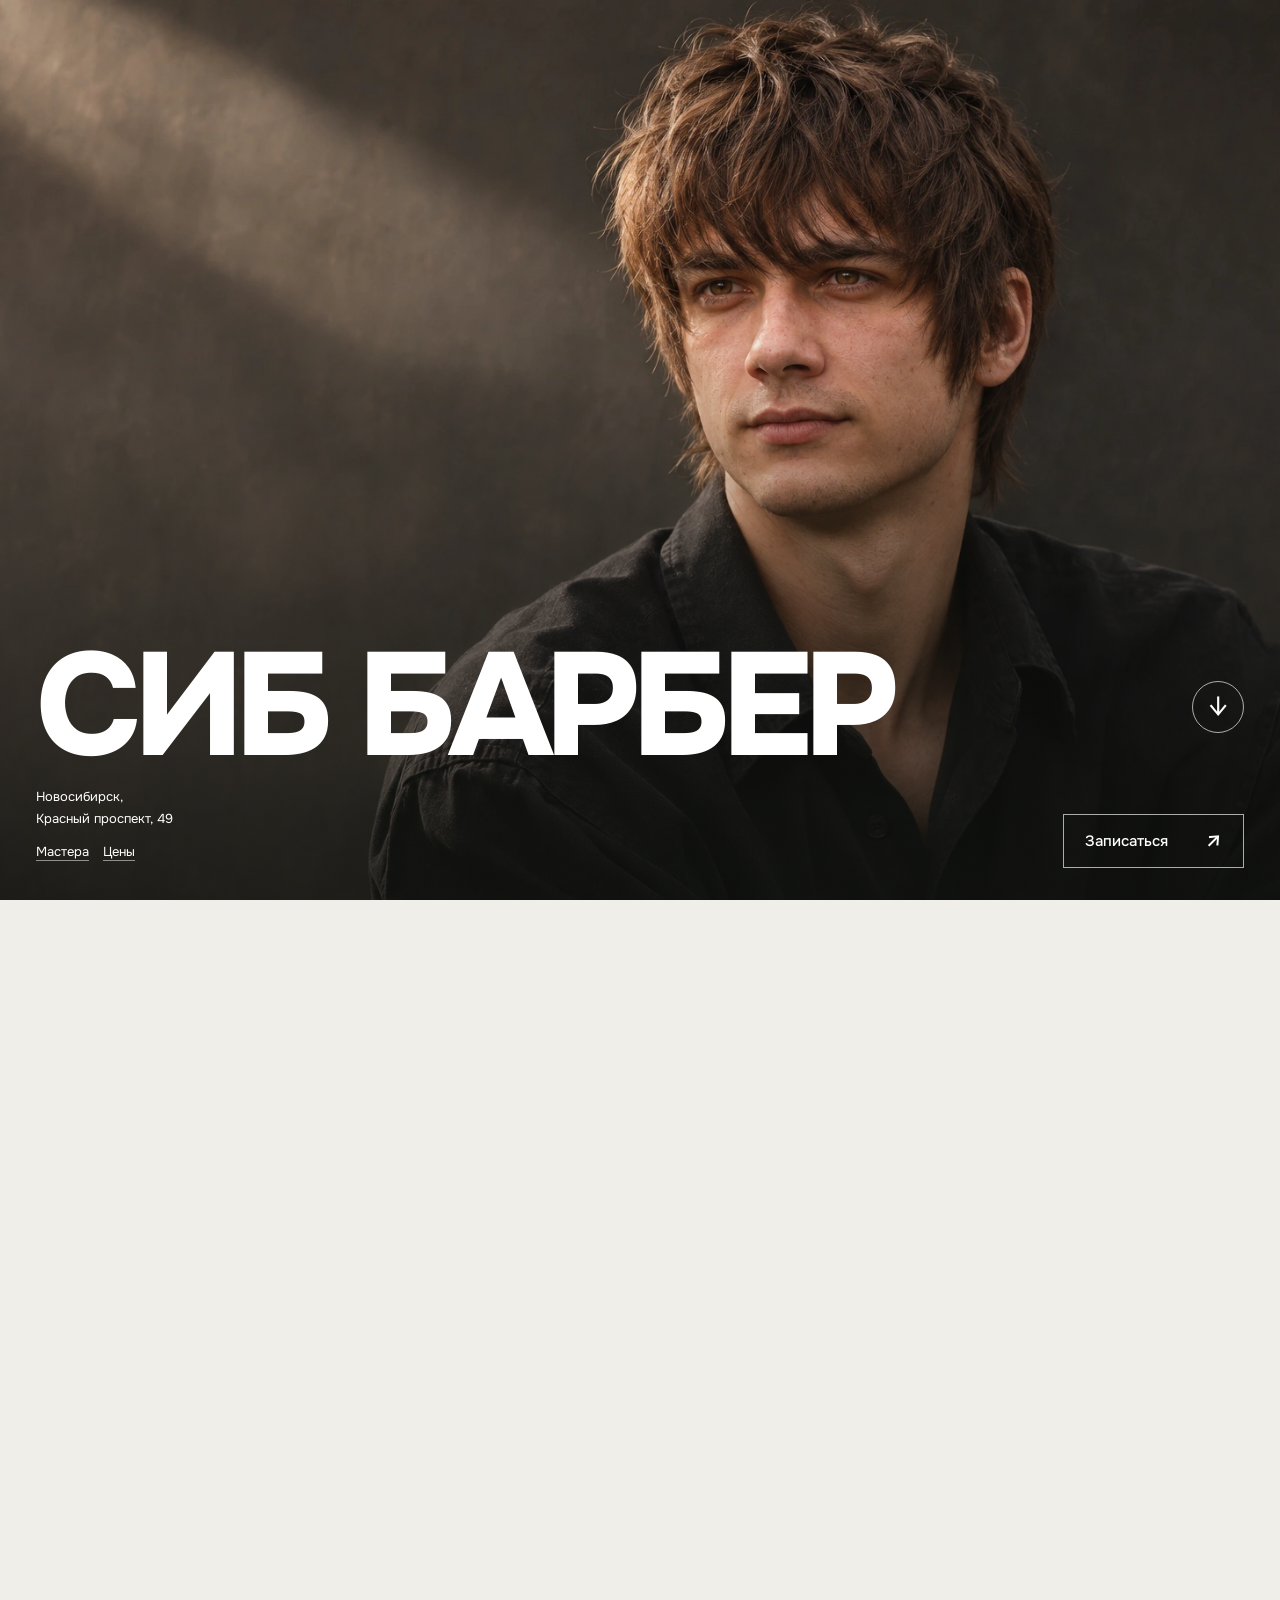
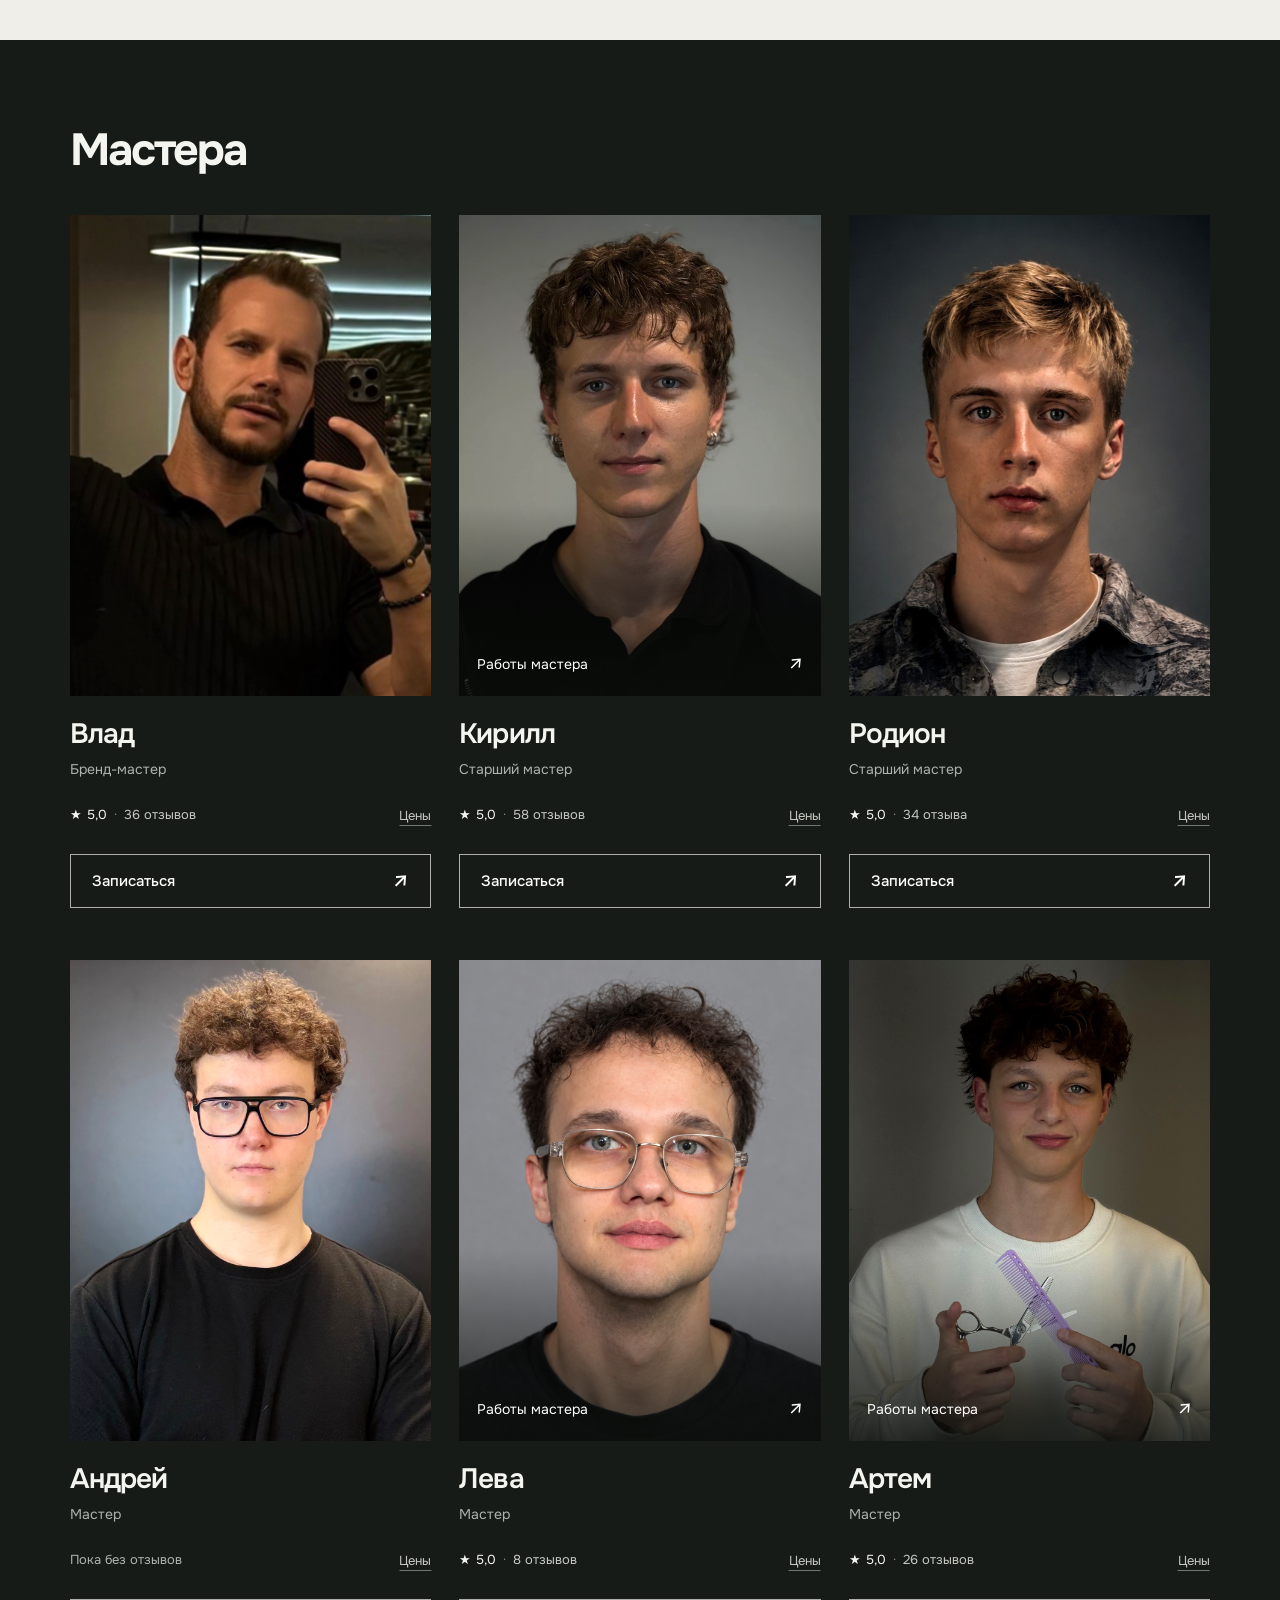
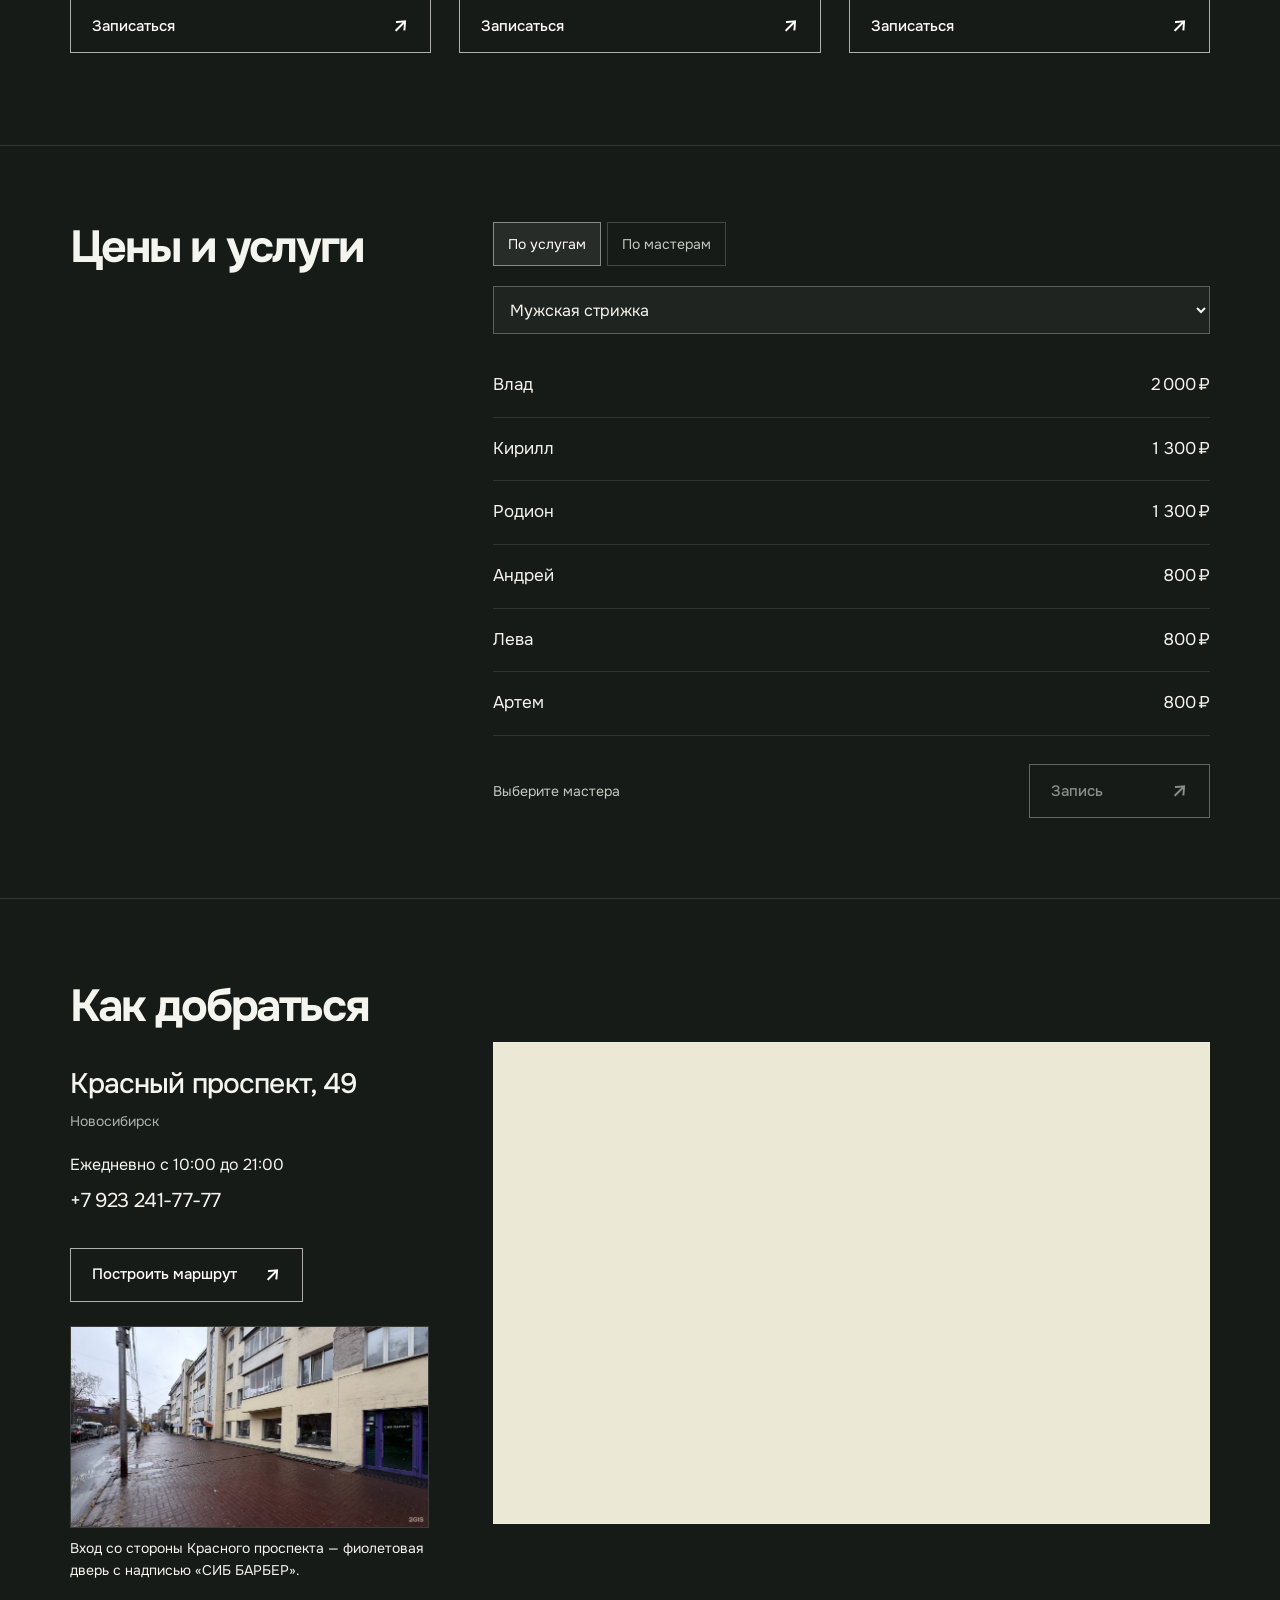
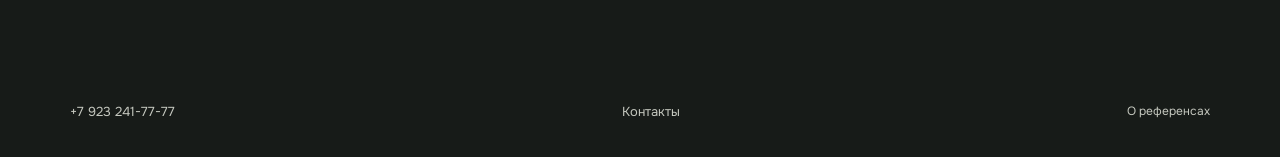
<file: index.html>
<!doctype html>
<html lang="ru">
<head><meta name="robots" content="noindex, nofollow, noarchive">
  <meta charset="utf-8">
  <meta name="viewport" content="width=device-width,initial-scale=1">
  <meta name="theme-color" content="#292925">
  <meta name="description" content="СИБ БАРБЕР. Интерактивный лукбук стрижек, мастера и онлайн-запись. Новосибирск, Красный проспект, 49.">
  <title>СИБ БАРБЕР — Красный проспект, 49</title>
  <link rel="icon" href="./assets/favicon.svg" type="image/svg+xml">
  <link rel="stylesheet" href="./assets/onest.css">
  <link rel="stylesheet" href="./style.css?v=hero2">
  <link rel="stylesheet" href="./lookbook.css?v=7">
  <link rel="stylesheet" href="./barbers.css?v=4">
  <link rel="stylesheet" href="./prices.css?v=5">
  <link rel="preload" as="image" href="./assets/editorial/mod.webp">
  <script src="./app.js" defer></script>
  <script src="./lookbook.js?v=5" defer></script>
  <script src="./barbers.js?v=2" defer></script>
  <script src="./prices.js?v=3" defer></script>
</head>
<body>
  <div class="page-shell">
    <main>
      <section class="lookbook" id="top" data-engaged="false" aria-label="СИБ БАРБЕР — лукбук стрижек">
        <span id="haircuts" class="lb-anchor" aria-hidden="true"></span><span id="transformation" class="lb-anchor" aria-hidden="true"></span>
        <div class="lookbook-sticky">
          <div class="lb-photo">
            <img class="lb-still" src="./assets/editorial/mod.webp" alt="" aria-hidden="true" width="1536" height="1024" fetchpriority="high">
            <canvas id="lookbook-canvas" role="img" aria-label="Модкат — персонаж лукбука" data-ready="false"></canvas>
            <div class="lb-photo-bottom"><div class="lb-details"><address>Новосибирск,<br>Красный проспект, 49</address><nav class="lb-section-links" aria-label="Разделы сайта"><a href="#barbers">Мастера</a><a href="#prices" data-price-service-view>Цены</a></nav></div><a class="lb-primary" href="https://n1814367.yclients.ru/company/1610772/personal/menu?o=" data-booking target="_blank" rel="noopener noreferrer">Записаться<span aria-hidden="true">↗</span></a></div>
            <p class="lb-status" id="lookbook-status" role="status" hidden></p>
          </div>
          <div class="lb-brand-row"><h1 class="lb-title"><a class="lb-home" href="#top">СИБ БАРБЕР</a></h1><button class="lb-next" id="next-look" type="button" aria-label="Следующая стрижка">↓</button></div>
          <div class="lb-footer" aria-hidden="true" inert>
            <div class="lb-controls"><div class="lb-cuts" role="group" aria-label="Идеи для стрижки"><button type="button" data-look="mod" aria-pressed="true">Модкат</button><button type="button" data-look="curtains" aria-pressed="false">Шторки</button><button type="button" data-look="classic" aria-pressed="false">Классика</button><button type="button" data-look="crop" aria-pressed="false">Кроп</button><button type="button" data-look="buzz" aria-pressed="false">Баззкат</button></div><div class="lb-tools"><button id="view-look" type="button" disabled>Ракурсы</button><button id="save-look" type="button" disabled>Сохранить образ</button></div></div>
            <div class="lb-bottom-line"><p>Можно со своим референсом.</p><div class="lb-progress" id="lookbook-progress" role="progressbar" aria-label="Преображение" aria-valuemin="0" aria-valuemax="100" aria-valuenow="0"><span></span></div></div>
          </div>
        </div>
      </section>
      <section class="barbers" id="barbers" aria-labelledby="barbers-title">
        <div class="section-heading">
          <h2 id="barbers-title">Мастера</h2>
          <div class="barber-nav" role="group" aria-label="Листать карточки мастеров" hidden>
            <button type="button" data-barber-prev aria-label="Предыдущий мастер" aria-controls="barber-grid" disabled>←</button>
            <button type="button" data-barber-next aria-label="Следующий мастер" aria-controls="barber-grid">→</button>
          </div>
        </div>
        <div class="barber-grid" id="barber-grid" role="region" aria-label="Галерея мастеров" tabindex="0"><article class="barber-card"><div class="barber-portrait"><img class="barber-photo" src="./assets/staff/4796457.jpg" alt="Влад" width="800" height="800" loading="lazy"></div><div class="barber-info"><div class="barber-heading"><h3>Влад</h3></div><p class="barber-role">Бренд-мастер</p><div class="barber-details"><a class="barber-rating" href="https://n1814367.yclients.com/company/1610772/personal/select-master/master-info/1610772/4796457?o=" target="_blank" rel="noopener noreferrer" aria-label="Отзывы о мастере Влад: 5 звёзд, 36 отзывов"><span class="rating-score">★ 5,0</span><span class="rating-separator" aria-hidden="true">·</span><span>36 отзывов</span></a><a class="barber-prices" href="#prices" data-price-barber="4796457" aria-label="Цены: Влад">Цены</a></div><a class="barber-booking" href="https://n1814367.yclients.ru/company/1610772/personal/select-services?o=m4796457" data-booking data-booking-name="Влад" target="_blank" rel="noopener noreferrer" aria-label="Записаться к мастеру Влад"><span>Записаться</span><span aria-hidden="true">↗</span></a></div></article><article class="barber-card"><div class="barber-portrait has-works"><img class="barber-photo" src="./assets/staff/5609463.png" alt="Кирилл" width="800" height="800" loading="lazy"><a class="barber-works" href="https://www.tiktok.com/@kirillkuznetsov162" target="_blank" rel="noopener noreferrer" aria-label="Работы Кирилла в TikTok"><span>Работы мастера</span><span aria-hidden="true">↗</span></a></div><div class="barber-info"><div class="barber-heading"><h3>Кирилл</h3></div><p class="barber-role">Старший мастер</p><div class="barber-details"><a class="barber-rating" href="https://n1814367.yclients.com/company/1610772/personal/select-master/master-info/1610772/5609463?o=" target="_blank" rel="noopener noreferrer" aria-label="Отзывы о мастере Кирилл: 5 звёзд, 58 отзывов"><span class="rating-score">★ 5,0</span><span class="rating-separator" aria-hidden="true">·</span><span>58 отзывов</span></a><a class="barber-prices" href="#prices" data-price-barber="5609463" aria-label="Цены: Кирилл">Цены</a></div><a class="barber-booking" href="https://n1814367.yclients.ru/company/1610772/personal/select-services?o=m5609463" data-booking data-booking-name="Кирилл" target="_blank" rel="noopener noreferrer" aria-label="Записаться к мастеру Кирилл"><span>Записаться</span><span aria-hidden="true">↗</span></a></div></article><article class="barber-card"><div class="barber-portrait"><img class="barber-photo" src="./assets/staff/5188923.png" alt="Родион" width="800" height="800" loading="lazy"></div><div class="barber-info"><div class="barber-heading"><h3>Родион</h3></div><p class="barber-role">Старший мастер</p><div class="barber-details"><a class="barber-rating" href="https://n1814367.yclients.com/company/1610772/personal/select-master/master-info/1610772/5188923?o=" target="_blank" rel="noopener noreferrer" aria-label="Отзывы о мастере Родион: 5 звёзд, 34 отзыва"><span class="rating-score">★ 5,0</span><span class="rating-separator" aria-hidden="true">·</span><span>34 отзыва</span></a><a class="barber-prices" href="#prices" data-price-barber="5188923" aria-label="Цены: Родион">Цены</a></div><a class="barber-booking" href="https://n1814367.yclients.ru/company/1610772/personal/select-services?o=m5188923" data-booking data-booking-name="Родион" target="_blank" rel="noopener noreferrer" aria-label="Записаться к мастеру Родион"><span>Записаться</span><span aria-hidden="true">↗</span></a></div></article><article class="barber-card"><div class="barber-portrait"><img class="barber-photo" src="./assets/staff/6341325.png" alt="Андрей" width="800" height="800" loading="lazy"></div><div class="barber-info"><div class="barber-heading"><h3>Андрей</h3></div><p class="barber-role">Мастер</p><div class="barber-details"><span class="no-reviews">Пока без отзывов</span><a class="barber-prices" href="#prices" data-price-barber="6341325" aria-label="Цены: Андрей">Цены</a></div><a class="barber-booking" href="https://n1814367.yclients.ru/company/1610772/personal/select-services?o=m6341325" data-booking data-booking-name="Андрей" target="_blank" rel="noopener noreferrer" aria-label="Записаться к мастеру Андрей"><span>Записаться</span><span aria-hidden="true">↗</span></a></div></article><article class="barber-card"><div class="barber-portrait has-works"><img class="barber-photo" src="./assets/staff/6147563.png" alt="Лева" width="800" height="800" loading="lazy"><a class="barber-works" href="https://www.tiktok.com/@hairwow54" target="_blank" rel="noopener noreferrer" aria-label="Работы Лёвы в TikTok"><span>Работы мастера</span><span aria-hidden="true">↗</span></a></div><div class="barber-info"><div class="barber-heading"><h3>Лева</h3></div><p class="barber-role">Мастер</p><div class="barber-details"><a class="barber-rating" href="https://n1814367.yclients.com/company/1610772/personal/select-master/master-info/1610772/6147563?o=" target="_blank" rel="noopener noreferrer" aria-label="Отзывы о мастере Лева: 5 звёзд, 8 отзывов"><span class="rating-score">★ 5,0</span><span class="rating-separator" aria-hidden="true">·</span><span>8 отзывов</span></a><a class="barber-prices" href="#prices" data-price-barber="6147563" aria-label="Цены: Лева">Цены</a></div><a class="barber-booking" href="https://n1814367.yclients.ru/company/1610772/personal/select-services?o=m6147563" data-booking data-booking-name="Лева" target="_blank" rel="noopener noreferrer" aria-label="Записаться к мастеру Лева"><span>Записаться</span><span aria-hidden="true">↗</span></a></div></article><article class="barber-card"><div class="barber-portrait has-works"><img class="barber-photo" src="./assets/staff/5925993.png" alt="Артем" width="800" height="800" loading="lazy"><a class="barber-works" href="https://www.tiktok.com/@kupikov" target="_blank" rel="noopener noreferrer" aria-label="Работы Артема в TikTok"><span>Работы мастера</span><span aria-hidden="true">↗</span></a></div><div class="barber-info"><div class="barber-heading"><h3>Артем</h3></div><p class="barber-role">Мастер</p><div class="barber-details"><a class="barber-rating" href="https://n1814367.yclients.com/company/1610772/personal/select-master/master-info/1610772/5925993?o=" target="_blank" rel="noopener noreferrer" aria-label="Отзывы о мастере Артем: 5 звёзд, 26 отзывов"><span class="rating-score">★ 5,0</span><span class="rating-separator" aria-hidden="true">·</span><span>26 отзывов</span></a><a class="barber-prices" href="#prices" data-price-barber="5925993" aria-label="Цены: Артем">Цены</a></div><a class="barber-booking" href="https://n1814367.yclients.ru/company/1610772/personal/select-services?o=m5925993" data-booking data-booking-name="Артем" target="_blank" rel="noopener noreferrer" aria-label="Записаться к мастеру Артем"><span>Записаться</span><span aria-hidden="true">↗</span></a></div></article></div>
      </section>
      <section class="prices" id="prices" aria-labelledby="prices-title" data-staff="4796457"><h2 id="prices-title">Цены и услуги</h2><div class="prices-body">
          <div class="price-modes" role="group" aria-label="Как смотреть цены" hidden>
            <button type="button" data-price-mode="service" aria-controls="price-by-service" aria-pressed="false">По услугам</button>
            <button type="button" data-price-mode="master" aria-controls="price-by-master" aria-pressed="true">По мастерам</button>
          </div>
          <div id="price-by-service" hidden>
            <select class="price-service-select" id="price-compare-service" aria-label="Услуга для сравнения цен"></select>
            <dl class="price-list" id="price-compare-list"></dl>
            <div class="price-footer price-compare-footer">
              <p id="price-compare-status" class="price-compare-status" aria-live="polite">Выберите мастера</p>
              <a class="price-booking" id="price-compare-booking" role="link" aria-disabled="true" target="_blank" rel="noopener noreferrer">Запись<span aria-hidden="true">↗</span></a>
            </div>
          </div>
          <div id="price-by-master"><div class="price-tabs" role="tablist" aria-label="Мастера"><button class="price-tab" type="button" role="tab" id="price-tab-4796457" aria-controls="price-panel-4796457" aria-selected="true" tabindex="0" data-staff="4796457">Влад</button><button class="price-tab" type="button" role="tab" id="price-tab-5609463" aria-controls="price-panel-5609463" aria-selected="false" tabindex="-1" data-staff="5609463">Кирилл</button><button class="price-tab" type="button" role="tab" id="price-tab-5188923" aria-controls="price-panel-5188923" aria-selected="false" tabindex="-1" data-staff="5188923">Родион</button><button class="price-tab" type="button" role="tab" id="price-tab-6341325" aria-controls="price-panel-6341325" aria-selected="false" tabindex="-1" data-staff="6341325">Андрей</button><button class="price-tab" type="button" role="tab" id="price-tab-6147563" aria-controls="price-panel-6147563" aria-selected="false" tabindex="-1" data-staff="6147563">Лева</button><button class="price-tab" type="button" role="tab" id="price-tab-5925993" aria-controls="price-panel-5925993" aria-selected="false" tabindex="-1" data-staff="5925993">Артем</button></div><div class="price-panel" role="tabpanel" id="price-panel-4796457" aria-labelledby="price-tab-4796457" data-staff="4796457"><dl class="price-list"><div class="price-row"><dt><button class="price-service" type="button" data-service-id="29910315" aria-pressed="false" aria-label="Мужская стрижка, 2 000 ₽"><span>Мужская стрижка</span></button></dt><dd>2 000 ₽</dd></div><div class="price-row"><dt><button class="price-service" type="button" data-service-id="29910327" aria-pressed="false" aria-label="Стрижка машинкой, 1 500 ₽"><span>Стрижка машинкой</span></button></dt><dd>1 500 ₽</dd></div><div class="price-row"><dt><button class="price-service" type="button" data-service-id="29910348" aria-pressed="false" aria-label="Стрижка бороды, 1 500 ₽"><span>Стрижка бороды</span></button></dt><dd>1 500 ₽</dd></div><div class="price-row"><dt><button class="price-service" type="button" data-service-id="29910438" aria-pressed="false" aria-label="Тонирование головы 70%, 1 500 ₽"><span>Тонирование головы 70%</span></button></dt><dd>1 500 ₽</dd></div><div class="price-row"><dt><button class="price-service" type="button" data-service-id="29910465" aria-pressed="false" aria-label="Тонирование бороды 70%, 1 000 ₽"><span>Тонирование бороды 70%</span></button></dt><dd>1 000 ₽</dd></div><div class="price-row"><dt><button class="price-service" type="button" data-service-id="29910504" aria-pressed="false" aria-label="Тонирование головы 100%, 2 500 ₽"><span>Тонирование головы 100%</span></button></dt><dd>2 500 ₽</dd></div><div class="price-row"><dt><button class="price-service" type="button" data-service-id="29910525" aria-pressed="false" aria-label="Тонирование бороды 100%, 1 500 ₽"><span>Тонирование бороды 100%</span></button></dt><dd>1 500 ₽</dd></div><div class="price-row"><dt><button class="price-service" type="button" data-service-id="29910534" aria-pressed="false" aria-label="Отец+Сын, 4 500 ₽"><span>Отец+Сын</span></button></dt><dd>4 500 ₽</dd></div><div class="price-row"><dt><button class="price-service" type="button" data-service-id="29910621" aria-pressed="false" aria-label="Укладка, 800 ₽"><span>Укладка</span></button></dt><dd>800 ₽</dd></div><div class="price-row"><dt><button class="price-service" type="button" data-service-id="29910600" aria-pressed="false" aria-label="Коррекция воском, 500 ₽"><span>Коррекция воском</span></button></dt><dd>500 ₽</dd></div></dl><div class="price-footer"><a class="price-booking" href="https://n1814367.yclients.ru/company/1610772/personal/select-services?o=m4796457" data-booking data-booking-name="Влад" target="_blank" rel="noopener noreferrer" aria-label="Запись: Влад">Запись<span aria-hidden="true">↗</span></a></div></div><div class="price-panel" role="tabpanel" id="price-panel-5609463" aria-labelledby="price-tab-5609463" data-staff="5609463" hidden><dl class="price-list"><div class="price-row"><dt><button class="price-service" type="button" data-service-id="29910090" aria-pressed="false" aria-label="Мужская стрижка, 1 300 ₽"><span>Мужская стрижка</span></button></dt><dd>1 300 ₽</dd></div><div class="price-row"><dt><button class="price-service" type="button" data-service-id="29910117" aria-pressed="false" aria-label="Стрижка бороды, 600 ₽"><span>Стрижка бороды</span></button></dt><dd>600 ₽</dd></div><div class="price-row"><dt><button class="price-service" type="button" data-service-id="29910255" aria-pressed="false" aria-label="Коррекция воском, 300 – 500 ₽"><span>Коррекция воском</span></button></dt><dd>300 – 500 ₽</dd></div></dl><div class="price-footer"><a class="price-booking" href="https://n1814367.yclients.ru/company/1610772/personal/select-services?o=m5609463" data-booking data-booking-name="Кирилл" target="_blank" rel="noopener noreferrer" aria-label="Запись: Кирилл">Запись<span aria-hidden="true">↗</span></a></div></div><div class="price-panel" role="tabpanel" id="price-panel-5188923" aria-labelledby="price-tab-5188923" data-staff="5188923" hidden><dl class="price-list"><div class="price-row"><dt><button class="price-service" type="button" data-service-id="29910090" aria-pressed="false" aria-label="Мужская стрижка, 1 300 ₽"><span>Мужская стрижка</span></button></dt><dd>1 300 ₽</dd></div><div class="price-row"><dt><button class="price-service" type="button" data-service-id="29910117" aria-pressed="false" aria-label="Стрижка бороды, 600 ₽"><span>Стрижка бороды</span></button></dt><dd>600 ₽</dd></div><div class="price-row"><dt><button class="price-service" type="button" data-service-id="29910255" aria-pressed="false" aria-label="Коррекция воском, 300 – 500 ₽"><span>Коррекция воском</span></button></dt><dd>300 – 500 ₽</dd></div></dl><div class="price-footer"><a class="price-booking" href="https://n1814367.yclients.ru/company/1610772/personal/select-services?o=m5188923" data-booking data-booking-name="Родион" target="_blank" rel="noopener noreferrer" aria-label="Запись: Родион">Запись<span aria-hidden="true">↗</span></a></div></div><div class="price-panel" role="tabpanel" id="price-panel-6341325" aria-labelledby="price-tab-6341325" data-staff="6341325" hidden><dl class="price-list"><div class="price-row"><dt><button class="price-service" type="button" data-service-id="29910090" aria-pressed="false" aria-label="Мужская стрижка, 800 ₽"><span>Мужская стрижка</span></button></dt><dd>800 ₽</dd></div></dl><div class="price-footer"><a class="price-booking" href="https://n1814367.yclients.ru/company/1610772/personal/select-services?o=m6341325" data-booking data-booking-name="Андрей" target="_blank" rel="noopener noreferrer" aria-label="Запись: Андрей">Запись<span aria-hidden="true">↗</span></a></div></div><div class="price-panel" role="tabpanel" id="price-panel-6147563" aria-labelledby="price-tab-6147563" data-staff="6147563" hidden><dl class="price-list"><div class="price-row"><dt><button class="price-service" type="button" data-service-id="29910090" aria-pressed="false" aria-label="Мужская стрижка, 800 ₽"><span>Мужская стрижка</span></button></dt><dd>800 ₽</dd></div><div class="price-row"><dt><button class="price-service" type="button" data-service-id="29910117" aria-pressed="false" aria-label="Стрижка бороды, 600 ₽"><span>Стрижка бороды</span></button></dt><dd>600 ₽</dd></div></dl><div class="price-footer"><a class="price-booking" href="https://n1814367.yclients.ru/company/1610772/personal/select-services?o=m6147563" data-booking data-booking-name="Лева" target="_blank" rel="noopener noreferrer" aria-label="Запись: Лева">Запись<span aria-hidden="true">↗</span></a></div></div><div class="price-panel" role="tabpanel" id="price-panel-5925993" aria-labelledby="price-tab-5925993" data-staff="5925993" hidden><dl class="price-list"><div class="price-row"><dt><button class="price-service" type="button" data-service-id="29910090" aria-pressed="false" aria-label="Мужская стрижка, 800 ₽"><span>Мужская стрижка</span></button></dt><dd>800 ₽</dd></div></dl><div class="price-footer"><a class="price-booking" href="https://n1814367.yclients.ru/company/1610772/personal/select-services?o=m5925993" data-booking data-booking-name="Артем" target="_blank" rel="noopener noreferrer" aria-label="Запись: Артем">Запись<span aria-hidden="true">↗</span></a></div></div></div></div></section>
      <section class="location" id="location" aria-labelledby="location-title">
        <div class="location-header">
          <h2 id="location-title">Как добраться</h2>
          <address><span class="location-street">Красный проспект, 49</span><span class="location-city">Новосибирск</span></address>
          <p class="location-hours">Ежедневно с <time datetime="10:00">10:00</time> до <time datetime="21:00">21:00</time></p>
          <a class="location-phone" href="tel:+79232417777">+7 923 241-77-77</a>
          <a class="location-route" href="https://2gis.ru/novosibirsk/directions/points/%7C82.918159%2C55.037124%3B70000001109923744" target="_blank" rel="noopener noreferrer" aria-label="Построить маршрут в 2ГИС">Построить маршрут<span aria-hidden="true">↗</span></a>
          <figure class="location-entrance">
            <img src="./assets/location/entrance.jpg" width="1440" height="810" loading="lazy" decoding="async" alt="Фиолетовая дверь СИБ БАРБЕР справа на фасаде здания">
            <figcaption>
              <p>Вход со стороны Красного проспекта — фиолетовая дверь с надписью «СИБ БАРБЕР».</p>
            </figcaption>
          </figure>
        </div>
        <div class="location-map"><iframe title="2ГИС: СИБ БАРБЕР, Новосибирск, Красный проспект, 49" src="https://platform.2gis.ru/api/map-constructor/widget?data=[base64]" width="100%" height="480" loading="lazy" allowfullscreen></iframe></div>
      </section>
    </main>
    <footer class="site-footer"><a href="tel:+79232417777">+7 923 241-77-77</a><button class="contact-trigger" type="button" data-contacts>Контакты</button><a href="./credits.html">О референсах</a></footer>
  </div>
  <dialog class="angles-dialog" id="angles-dialog" aria-labelledby="angles-title">
    <button class="angles-close" type="button" aria-label="Закрыть ракурсы">×</button>
    <h2 id="angles-title">Модкат</h2>
    <div class="angles-frame"><canvas id="angles-canvas" tabindex="0" role="img" aria-label="Ракурс стрижки"></canvas></div>
    <div class="angle-choices" role="group" aria-label="Ракурс"><button type="button" data-view="0" aria-pressed="false">Фас</button><button type="button" data-view="1" aria-pressed="true">3/4</button><button type="button" data-view="2" aria-pressed="false">Профиль</button><button type="button" data-view="3" aria-pressed="false">Затылок</button></div>
    <button class="angles-save" type="button">Сохранить образ</button>
  </dialog>
  <dialog class="card-dialog" id="look-card" aria-labelledby="card-title">
    <button class="card-close" type="button" aria-label="Закрыть карточку">×</button>
    <h2 id="card-title">Карточка образа</h2>
    <img class="card-image" id="card-image" alt="" width="1440" height="2160">
    <a class="lb-primary" id="download-card" download>Скачать JPG</a>
  </dialog>
  <dialog class="contact-dialog" aria-labelledby="contact-title">
    <button class="close-dialog" type="button" aria-label="Закрыть контакты">×</button>
    <h2 id="contact-title">Контакты</h2>
    <p class="dialog-address">Новосибирск, Красный проспект, 49<br>Улица Фрунзе, 7</p>
    <a class="dialog-phone" href="tel:+79232417777">+7 923 241-77-77</a>
    <a class="booking-button" href="https://n1814367.yclients.ru/company/1610772/personal/menu?o=" data-booking target="_blank" rel="noopener noreferrer">Записаться</a>
  </dialog>
</body>
</html>
</file>
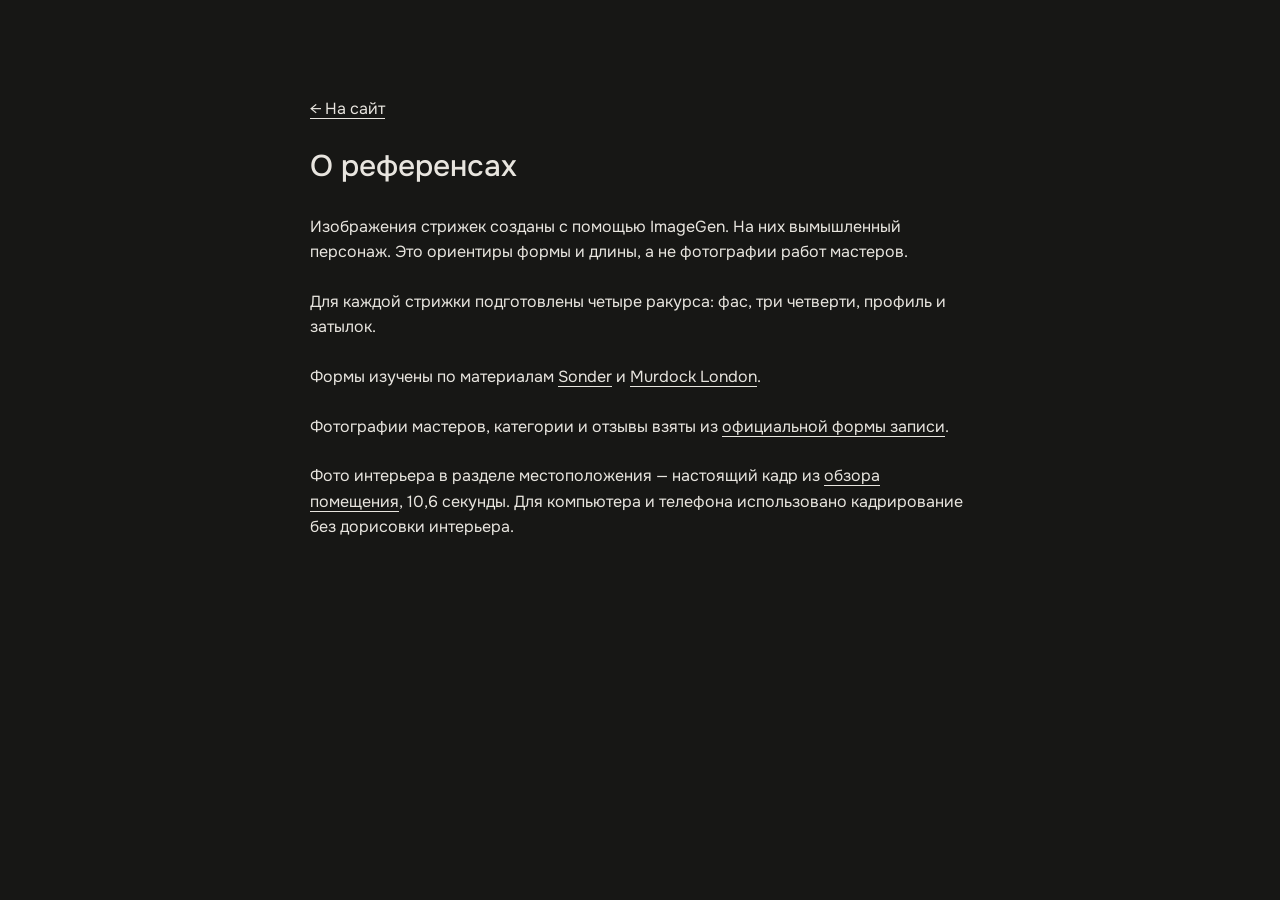
<file: credits.html>
<!doctype html>
<html lang="ru"><head><meta name="robots" content="noindex, nofollow, noarchive"><meta charset="utf-8"><meta name="viewport" content="width=device-width, initial-scale=1"><title>О референсах — СИБ БАРБЕР</title><link rel="stylesheet" href="./assets/onest.css"><style>body{margin:0;background:#171715;color:#e8e5df;font:16px/1.6 Onest,sans-serif}main{max-width:660px;margin:8vh auto;padding:24px}h1{font-size:30px;font-weight:500}a{color:inherit;text-underline-offset:4px}p{margin:24px 0}</style></head><body><main><a href="./">← На сайт</a><h1>О референсах</h1><p>Изображения стрижек созданы с помощью ImageGen. На них вымышленный персонаж. Это ориентиры формы и длины, а не фотографии работ мастеров.</p><p>Для каждой стрижки подготовлены четыре ракурса: фас, три четверти, профиль и затылок.</p><p>Формы изучены по материалам <a href="https://sondermens.com.au/cuts">Sonder</a> и <a href="https://www.murdocklondon.com/blogs/murdock-man/mod-cut">Murdock London</a>.</p><p>Фотографии мастеров, категории и отзывы взяты из <a href="https://n1814367.yclients.com/company/1610772/personal/menu?o=">официальной формы записи</a>.</p><p>Фото интерьера в разделе местоположения — настоящий кадр из <a href="https://www.tiktok.com/@kirillkuznetsov162/video/7703450816866258184">обзора помещения</a>, 10,6 секунды. Для компьютера и телефона использовано кадрирование без дорисовки интерьера.</p></main></body></html>
</file>
<file: assets/onest.css>
@font-face {
  font-family: 'Onest';
  font-style: normal;
  font-weight: 400;
  font-display: swap;
  src: url(./onest-0.ttf) format('truetype');
}
@font-face {
  font-family: 'Onest';
  font-style: normal;
  font-weight: 500;
  font-display: swap;
  src: url(./onest-1.ttf) format('truetype');
}
@font-face {
  font-family: 'Onest';
  font-style: normal;
  font-weight: 600;
  font-display: swap;
  src: url(./onest-2.ttf) format('truetype');
}
@font-face {
  font-family: 'Onest';
  font-style: normal;
  font-weight: 700;
  font-display: swap;
  src: url(./onest-3.ttf) format('truetype');
}
@font-face {
  font-family: 'Onest';
  font-style: normal;
  font-weight: 800;
  font-display: swap;
  src: url(./onest-4.ttf) format('truetype');
}
</file>
<file: style.css>
:root{--background:#242523;--paper:#eeeee8;--muted:#c0c1b9;--line:#eeeee82b;font-family:'Onest',Arial,sans-serif;color-scheme:dark}
*{box-sizing:border-box}html{scroll-behavior:smooth}body{margin:0;background:var(--background);color:var(--paper);-webkit-font-smoothing:antialiased}a{color:inherit;text-decoration:none}button{font:inherit;color:inherit;cursor:pointer;-webkit-tap-highlight-color:transparent;background:none;border:0}button,a{touch-action:manipulation}a:focus-visible,button:focus-visible,canvas:focus-visible{outline:2px solid currentColor;outline-offset:5px}a:hover,button:hover{opacity:.82}[hidden]{display:none!important}.page-shell{max-width:1920px;margin:0 auto}.site-header{height:100px;display:flex;align-items:center;justify-content:space-between;padding:0 5.5vw;background:var(--background);position:relative;z-index:2}.brand{width:236px;height:40px;position:relative;overflow:hidden;mix-blend-mode:screen}.brand img{position:absolute;width:100%;height:auto;top:50%;transform:translateY(-50%);filter:invert(1)}.site-header nav{display:flex;align-items:center;gap:32px;font-size:14px}.contact-trigger{min-height:44px;padding:0;font-size:inherit}
.catalog{min-height:calc(100svh - 100px);padding:26px 5.5vw 0;display:flex;flex-direction:column}.catalog-heading{display:flex;align-items:center;justify-content:space-between;gap:20px;margin-bottom:30px}.catalog-heading h1{font-size:32px;line-height:1.2;letter-spacing:-.03em;font-weight:400;margin:0}.rail-arrows{display:flex;gap:8px}.rail-arrows button{width:40px;height:40px;font-size:24px;border:1px solid var(--line)}.rail-arrows button:disabled{opacity:.24;cursor:default}.cut-choices{display:grid;grid-template-columns:repeat(5,minmax(0,1fr));gap:20px;margin:auto 0;scroll-behavior:smooth}.cut-card{padding:0;display:block;text-align:left;min-width:0}.cut-photo{display:block;width:100%;aspect-ratio:2/3;background-size:200% 200%;background-position:left top;background-repeat:no-repeat;background-color:#222420;transition:filter .25s}.cut-label{display:flex;align-items:center;justify-content:space-between;gap:10px;font-size:16px;line-height:1.4;padding:16px 0 12px;border-bottom:1px solid transparent}.cut-check{opacity:0;font-size:15px}.cut-card[aria-pressed="true"] .cut-label{border-color:var(--paper)}.cut-card[aria-pressed="true"] .cut-check{opacity:1}.cut-card:hover{opacity:1}.cut-card:hover .cut-photo{filter:brightness(1.08)}.scroll-cue{display:flex;align-items:center;justify-content:center;width:48px;height:48px;align-self:center;font-size:28px;margin:20px 0 12px}.catalog-bottom{min-height:88px;display:flex;justify-content:space-between;align-items:center;gap:24px;border-top:1px solid var(--line)}address{font-style:normal;font-size:14px;line-height:1.65;color:var(--muted)}.booking-button{display:inline-flex;align-items:center;justify-content:center;min-height:53px;min-width:205px;border:1px solid #eeeee875;padding:14px 28px;font-size:15px;line-height:1.5;transition:background .2s,color .2s}.booking-button:hover{background:var(--paper);color:var(--background);opacity:1}.booking-button:disabled{opacity:.5;cursor:wait}
.transform-section{height:260svh;position:relative;isolation:isolate}.transform-sticky{position:sticky;top:0;height:100svh;overflow:hidden;background:var(--background)}.transform-heading{position:absolute;top:30px;left:5.5vw;right:5.5vw;z-index:1;display:flex;align-items:center;justify-content:space-between;gap:20px}.transform-heading h2{font-size:26px;font-weight:400;letter-spacing:-.025em;margin:0}.transform-heading>a{font-size:13px;color:var(--muted)}.transform-stage{position:absolute;inset:65px 0 96px}#transformation-canvas{display:block;width:100%;height:100%}.scene-loading{position:absolute;left:50%;top:50%;translate:-50% -50%;font-size:14px;color:var(--muted);white-space:nowrap}.transform-footer{position:absolute;left:5.5vw;right:5.5vw;bottom:20px;display:flex;align-items:center;justify-content:space-between;gap:28px}.progress-track{height:2px;background:var(--line);width:220px;max-width:40%;overflow:hidden}.progress-track>span{display:block;background:var(--paper);width:100%;height:100%;transform:scaleX(0);transform-origin:left center}
.cut-dialog,.contact-dialog{border:1px solid #5a5c54;background:var(--background);color:var(--paper);max-height:calc(100svh - 24px);padding:26px}.cut-dialog::backdrop,.contact-dialog::backdrop{background:#10120fe8;backdrop-filter:blur(8px)}.cut-dialog{width:min(510px,calc(100% - 24px));overflow:auto;text-align:center}.cut-dialog h2{font-size:26px;font-weight:400;margin:0 40px 10px;letter-spacing:-.025em}.cut-close,.close-dialog{position:absolute;top:8px;right:8px;width:44px;height:44px;font-size:30px;line-height:1}.preview-frame{height:49svh;min-height:250px;max-height:550px;width:100%;position:relative;display:flex;justify-content:center;align-items:center}.preview-frame canvas{display:block;width:100%;height:100%;cursor:grab;touch-action:pan-y}.preview-frame canvas:active{cursor:grabbing}.preview-loading{position:absolute;left:50%;top:50%;translate:-50% -50%;font-size:14px;color:var(--muted)}.angle-controls{display:flex;align-items:center;justify-content:center;gap:5px;margin:3px 0 12px}.angle-controls button{font-size:13px;padding:9px 13px;min-height:40px;color:var(--muted);border-bottom:1px solid transparent}.angle-controls button[aria-pressed="true"]{color:var(--paper);border-color:var(--paper)}#cut-description{font-size:14px;line-height:1.6;color:var(--muted);margin:10px auto 18px;max-width:390px}.cut-dialog .booking-button{width:100%;font-size:14px}.contact-dialog{width:min(440px,calc(100% - 32px));padding:38px}.contact-dialog h2{margin:9px 0 28px;font-size:28px;font-weight:400}.dialog-address{font-size:15px;line-height:1.85;color:var(--muted)}.dialog-phone{display:block;font-size:21px;margin:27px 0 33px}.contact-dialog .booking-button{width:100%}
.barbers{background:var(--paper);color:#242523;padding:85px 5.5vw 96px;scroll-margin-top:24px;color-scheme:light}.section-heading{display:flex;align-items:center;justify-content:space-between;gap:24px;margin-bottom:38px}.section-heading h2{font-size:36px;font-weight:400;letter-spacing:-.03em;margin:0}.barber-grid{display:grid;grid-template-columns:repeat(3,minmax(0,1fr));gap:44px 28px}.barber-photo{width:100%;height:auto;display:block;aspect-ratio:1.06;object-fit:cover;background:#d3d2cb}.barber-info{padding-top:21px}.barber-heading{display:flex;justify-content:space-between;align-items:baseline;gap:12px}.barber-heading h3{font-size:25px;font-weight:400;letter-spacing:-.02em;margin:0}.barber-role{font-size:14px;color:#6d6e65;line-height:1.5;margin:7px 0 15px}.barber-rating{display:flex;align-items:center;gap:12px;min-height:24px;margin:0 0 19px;font-size:13px;color:#6d6e65}.stars{font-size:17px;letter-spacing:2px;color:#555b45;line-height:1}.barber-rating:hover{opacity:1;text-decoration:underline;text-underline-offset:4px}.no-reviews{display:block;font-size:13px;color:#77796e;min-height:24px;margin:0 0 19px}.barber-booking{display:flex;justify-content:space-between;align-items:center;border-top:1px solid #c7c7bd;padding:17px 0 0;font-size:14px}.barber-booking span:last-child{font-size:20px}.site-footer{min-height:92px;display:flex;justify-content:space-between;align-items:center;gap:24px;padding:20px 5.5vw;color:var(--muted);font-size:13px}.site-footer>a:last-child{font-size:12px}
@media(min-width:1600px){.catalog{padding-top:38px}.catalog-heading h1{font-size:36px}.cut-label{font-size:18px}.barbers{padding-top:104px}.barber-grid{gap:60px 36px}.barber-info{padding-top:25px}}
@media(max-width:1100px){.cut-choices{display:flex;overflow-x:auto;scroll-snap-type:x mandatory;scrollbar-width:thin;scrollbar-color:#7d807455 transparent;gap:20px;padding:3px 0 9px}.cut-card{flex:0 0 clamp(180px,25vw,250px);scroll-snap-align:start}.catalog-heading{margin-bottom:24px}}
@media(max-width:900px){.site-header{height:90px}.brand{width:210px;height:36px}.catalog{min-height:calc(100svh - 90px)}.barber-grid{gap:38px 22px}.barber-heading h3{font-size:22px}.barber-role{font-size:13px}.barber-rating{gap:8px;font-size:12px}.stars{font-size:14px;letter-spacing:1px}}
@media(max-width:680px){.site-header{height:80px;padding:0 24px}.brand{width:182px;height:32px}.site-header nav{gap:21px;font-size:12px}.catalog{min-height:calc(100svh - 80px);padding:28px 24px 0}.catalog-heading h1{font-size:28px}.catalog-heading{margin-bottom:24px}.rail-arrows button{width:38px;height:38px;font-size:23px}.cut-choices{gap:16px;overflow:auto hidden;scrollbar-width:none}.cut-choices::-webkit-scrollbar{display:none}.cut-card{flex-basis:48%;min-width:145px}.cut-label{font-size:16px;padding:13px 0 11px}.scroll-cue{margin:22px 0 14px}.catalog-bottom{min-height:88px;gap:12px}address{font-size:12px}.booking-button{min-width:131px;min-height:50px;padding:13px 19px;font-size:13px}.transform-heading{top:24px;left:24px;right:24px}.transform-heading h2{font-size:24px}.transform-heading>a{font-size:12px}.transform-stage{inset:60px 0 90px}.transform-footer{left:24px;right:24px;bottom:20px;gap:25px}.progress-track{max-width:38%}.cut-dialog{padding:19px}.cut-dialog h2{font-size:24px}.preview-frame{height:48svh;min-height:230px}.angle-controls{gap:1px}.angle-controls button{padding:9px 12px;font-size:12px}#cut-description{font-size:13px;margin:10px auto 15px}.cut-dialog .booking-button{font-size:13px}.barbers{padding:55px 24px 60px}.section-heading{margin-bottom:28px;gap:16px}.section-heading h2{font-size:30px}.barber-grid{grid-template-columns:repeat(2,minmax(0,1fr));gap:34px 18px}.barber-photo{aspect-ratio:.82}.barber-info{padding-top:16px}.barber-heading h3{font-size:22px}.barber-role{font-size:14px;min-height:36px;margin:6px 0 9px}.barber-rating{flex-direction:column;gap:6px;align-items:flex-start;font-size:12px;min-height:39px;margin-bottom:14px}.stars{font-size:15px;letter-spacing:1px}.no-reviews{min-height:39px;font-size:12px;line-height:1.6;margin-bottom:14px}.barber-booking{padding-top:13px;font-size:14px}.site-footer{padding:25px 24px;min-height:84px;font-size:12px}.contact-dialog{padding:28px}}
@media(max-width:360px){.site-header{padding:0 18px}.brand{width:150px;height:28px}.site-header nav{gap:15px;font-size:11px}.catalog{padding-left:18px;padding-right:18px}.catalog-heading h1{font-size:26px}.cut-choices{gap:14px}.cut-card{min-width:135px}.catalog-bottom address{font-size:11px}.booking-button{min-width:119px;font-size:12px}.transform-heading,.transform-footer{left:18px;right:18px}.cut-dialog{padding:15px}.preview-frame{height:44svh}.angle-controls button{padding:9px 9px;font-size:11px}#cut-description{font-size:12px}.barbers{padding-left:18px;padding-right:18px}.barber-grid{gap:30px 14px}.barber-heading h3{font-size:20px}.barber-role{font-size:13px}.barber-booking{font-size:13px}}
@media(prefers-reduced-motion:reduce){html,.cut-choices{scroll-behavior:auto}.booking-button,.cut-photo{transition:none}.transform-section{height:140svh}}
</file>
<file: lookbook.css>
:root{color-scheme:light;--lb-accent:#a9f0d4;--lb-ink:#141512;--lb-paper:#efeee8}body{background:var(--lb-paper)}.lookbook{position:relative;height:360vh;height:360svh;isolation:isolate}.lb-anchor{position:absolute;top:0}.lookbook-sticky{height:100vh;height:100svh;min-height:560px;position:sticky;top:0;overflow:hidden;background:#292925;color:#fff;container-type:inline-size}
.lb-photo{position:absolute;inset:0;overflow:hidden;background:#3b3935;isolation:isolate}.lb-still,#lookbook-canvas{position:absolute;inset:0;display:block;width:100%;height:100%;object-fit:cover;object-position:65% 0}.lb-still{z-index:-2}#lookbook-canvas{z-index:-1;opacity:0;transition:opacity .18s;touch-action:pan-y}#lookbook-canvas[data-ready=true]{opacity:1}.lb-photo:after{content:"";position:absolute;inset:35% 0 0;z-index:0;background:linear-gradient(transparent,#10120fba);pointer-events:none}.lb-photo-bottom{position:absolute;bottom:32px;left:36px;right:36px;display:flex;align-items:end;justify-content:space-between;gap:24px;z-index:1;transition:bottom .26s}.lb-photo-bottom address{font-size:13px;line-height:1.7;color:#fff;margin:0}.lb-primary{display:inline-flex;align-items:center;justify-content:space-between;gap:34px;min-height:54px;min-width:181px;padding:14px 21px;background:var(--lb-accent);color:#111e16;font-size:15px;font-weight:500;border:0;white-space:nowrap}.lb-primary span{font-size:22px;line-height:1}.lb-photo-bottom .lb-primary{background:transparent;color:#fff;border:1px solid #ffffffa6}.lb-photo-bottom .lb-primary:hover{background:#ffffff18;border-color:#fff;opacity:1}
.lb-brand-row{position:absolute;left:36px;right:36px;bottom:122px;z-index:2;display:flex;align-items:center;justify-content:space-between;gap:24px;transition:bottom .26s}.lb-title{font-size:clamp(38px,11.4cqi,164px);font-weight:800;line-height:.98;letter-spacing:-.065em;margin:0;white-space:nowrap;transition:font-size .26s}.lb-home{color:inherit}.lb-home:hover{opacity:1}.lb-next{flex:none;width:52px;height:52px;border:1px solid #ffffffa6;border-radius:50%;font-size:29px;line-height:1;display:flex;align-items:center;justify-content:center;color:#fff}.lb-next:hover{background:#ffffff18;border-color:#fff;opacity:1}
.lb-footer{position:absolute;left:0;right:0;bottom:0;z-index:2;max-height:0;opacity:0;visibility:hidden;overflow:hidden;transform:translateY(8px);padding:0 36px;background:linear-gradient(transparent,#11140ff0);transition:max-height .26s,opacity .22s,transform .26s}.lookbook[data-engaged=true] .lb-footer{max-height:130px;opacity:1;visibility:visible;transform:none;padding-top:10px;padding-bottom:26px}.lookbook[data-engaged=true] .lb-brand-row{bottom:224px}.lookbook[data-engaged=true] .lb-photo-bottom{bottom:138px}.lookbook[data-engaged=true] .lb-title{font-size:34px}.lookbook[data-engaged=true] .lb-next{width:44px;height:44px;font-size:25px}.lb-controls{display:flex;align-items:center;justify-content:space-between;gap:20px 28px}.lb-cuts,.lb-tools{display:flex;align-items:center;gap:20px}.lb-controls button{min-height:44px;padding:9px 0;border-bottom:1px solid transparent;font-size:14px;color:#ffffffb3;white-space:nowrap}.lb-controls button[aria-pressed=true]{color:#fff;border-color:#fff;font-weight:500}.lb-tools button{color:#fff;border-color:#ffffff66}.lb-tools button:disabled{opacity:.4;cursor:wait}.lb-controls button:hover{color:#fff;opacity:1;border-color:#fff}.lb-bottom-line{display:flex;align-items:center;justify-content:space-between;gap:28px;margin-top:7px}.lb-bottom-line p{font-size:12px;line-height:1.5;color:#ffffffa6;margin:0}.lb-progress{width:180px;height:2px;background:#ffffff30}.lb-progress span{display:block;height:100%;background:#fff;transform:scaleX(0);transform-origin:left}.lb-status{position:absolute;left:36px;bottom:310px;max-width:420px;padding:10px 14px;margin:0;background:var(--lb-paper);color:#141512;font-size:13px;line-height:1.6;z-index:3}
.card-dialog,.angles-dialog{width:min(480px,calc(100% - 24px));max-height:calc(100svh - 24px);overflow:auto;padding:24px;text-align:center}.card-dialog{color-scheme:dark;border:1px solid #5a5e52;background:#242523;color:#eeeee8}.angles-dialog{border:1px solid #b3b8ad;background:var(--lb-paper);color:var(--lb-ink);color-scheme:light}.card-dialog::backdrop,.angles-dialog::backdrop{background:#10120fe8;backdrop-filter:blur(8px)}.card-dialog h2,.angles-dialog h2{font-size:24px;font-weight:600;text-align:left;line-height:1.3;letter-spacing:-.035em;margin:0 38px 15px 0}.card-close,.angles-close{position:absolute;top:6px;right:6px;width:44px;height:44px;font-size:29px}.card-image{display:block;max-width:100%;width:auto;height:62svh;max-height:850px;object-fit:contain;margin:0 auto 18px}.card-dialog .lb-primary{display:flex;justify-content:center;width:100%}.angles-frame{height:49svh;min-height:220px;max-height:570px;position:relative;background:#242523}.angles-frame canvas{display:block;width:100%;height:100%;touch-action:pan-y;cursor:grab}.angles-frame canvas:active{cursor:grabbing}.angle-choices{display:flex;justify-content:space-between;gap:10px;margin:8px 0 18px}.angle-choices button{min-height:44px;font-size:13px;padding:8px 7px;color:#686e61;border-bottom:1px solid transparent}.angle-choices button[aria-pressed=true]{color:#141512;border-color:#141512}.angles-save{min-height:49px;padding:12px 20px;width:100%;background:#171d16;color:#efeee8;font-size:14px}.angles-save:disabled{opacity:.5;cursor:wait}
.barbers{background:var(--lb-paper)}.section-heading h2{font-weight:700;letter-spacing:-.05em}.barber-heading h3{font-weight:600;letter-spacing:-.035em}.location{display:grid;grid-template-columns:minmax(250px,1fr) minmax(0,2fr);align-items:center;gap:clamp(36px,5vw,80px);padding:82px 5.5vw 80px;border-top:1px solid #ffffff1f;background:#171b18;color:#f5f5ef;color-scheme:dark;scroll-margin-top:0}.location-header{display:flex;flex-direction:column;align-items:flex-start;gap:0;min-width:0;margin:0}.location h2{font-size:clamp(32px,3.5vw,48px);font-weight:700;letter-spacing:-.05em;line-height:1.15;margin:0 0 34px}.location address{font-style:normal;color:#f5f5ef;line-height:1.4;margin:0 0 22px}.location-street{display:block;font-size:clamp(23px,2.2vw,30px);font-weight:500;letter-spacing:-.03em;line-height:1.3}.location-city{display:block;margin-top:9px;font-size:14px;color:#adb3ac}.location-phone{display:inline-flex;align-items:center;min-height:44px;margin-bottom:25px;font-size:20px;letter-spacing:-.02em}.location-phone:hover{opacity:1;text-decoration:underline;text-underline-offset:5px}.location-route{display:inline-flex;align-items:center;justify-content:space-between;gap:28px;max-width:100%;min-height:54px;padding:14px 21px;border:1px solid #ffffffa6;background:transparent;color:#fff;font-size:15px;font-weight:500;line-height:1.5;white-space:nowrap;transition:background .18s,border-color .18s}.location-route span{font-size:22px;line-height:1}.location-route:hover{background:#ffffff18;border-color:#fff;opacity:1}.location-map{width:100%;min-width:0;overflow:hidden;border:1px solid #ffffff26;background:#ebe8d5}.location-map iframe{display:block;width:100%;height:480px;border:0;color-scheme:light}.site-footer{background:#171b18;color:#c5c8bf}.site-footer .contact-trigger{min-height:44px}
@media(max-width:1000px){.lb-cuts,.lb-tools{gap:15px}.lb-controls button{font-size:13px}.location{column-gap:32px;padding-top:64px;padding-bottom:64px}}
@media(max-width:700px){.lb-still{object-position:72% 0}.lb-photo-bottom{left:22px;right:22px;bottom:26px;align-items:center;gap:14px}.lb-photo-bottom address{font-size:12px}.lb-photo-bottom .lb-primary{min-width:131px;min-height:49px;padding:12px 16px;gap:17px;font-size:13px}.lb-primary span{font-size:20px}.lb-brand-row{left:22px;right:22px;bottom:108px;gap:14px}.lb-title{font-size:11cqi}.lb-next{width:44px;height:44px;font-size:25px}.lookbook[data-engaged=true] .lb-brand-row{bottom:252px}.lookbook[data-engaged=true] .lb-photo-bottom{bottom:172px}.lookbook[data-engaged=true] .lb-title{font-size:26px}.lookbook[data-engaged=true] .lb-next{width:44px;height:44px;font-size:23px}.lb-footer{padding-left:22px;padding-right:22px}.lookbook[data-engaged=true] .lb-footer{max-height:152px;padding-top:4px;padding-bottom:22px}.lb-controls{display:block}.lb-cuts{justify-content:space-between;gap:12px}.lb-tools{justify-content:space-between;gap:22px;margin-top:3px}.lb-controls button{font-size:13px;min-height:44px;padding:8px 0}.lb-bottom-line{margin-top:10px;gap:16px}.lb-bottom-line p{font-size:11px}.lb-progress{width:62px;flex:none}.lb-status{left:22px;right:22px;bottom:330px;max-width:none;font-size:12px}.location{grid-template-columns:1fr;gap:32px;padding:48px 24px}.location h2{font-size:32px;margin-bottom:26px}.location address{margin-bottom:17px}.location-street{font-size:25px}.location-phone{margin-bottom:22px}.location-map iframe{height:360px}}
@media(max-width:360px){.lb-brand-row{left:16px;right:16px;gap:10px}.lb-photo-bottom{left:16px;right:16px;gap:10px}.lb-photo-bottom address{font-size:11px}.lb-photo-bottom .lb-primary{min-width:119px;padding:12px 13px;gap:12px;font-size:12px}.lb-footer{padding-left:16px;padding-right:16px}.lb-controls button{font-size:12px}.lb-cuts{gap:10px}.card-dialog,.angles-dialog{padding:18px}.card-image{height:59svh}.angle-choices{gap:4px}.angle-choices button{font-size:12px;padding-left:6px;padding-right:6px}.location{padding-left:20px;padding-right:20px}}
@media(max-height:550px){.lookbook-sticky{height:100vh;height:100svh;min-height:360px}.lookbook[data-engaged=true] .lb-brand-row{left:24px;right:24px;bottom:auto;top:24px}.lookbook[data-engaged=true] .lb-photo-bottom{left:24px;right:24px;bottom:130px}.lookbook[data-engaged=true] .lb-footer{padding-bottom:16px}.angles-frame{height:40svh;min-height:180px}}
@media(prefers-reduced-motion:reduce){html{scroll-behavior:auto}#lookbook-canvas,.lb-footer,.lb-title,.lb-brand-row,.lb-photo-bottom,.location-route{transition:none}}
.contact-dialog{color-scheme:dark}

.lb-section-links {
  display: flex;
  flex-wrap: wrap;
  column-gap: 14px;
  margin-top: 4px;
}

.lb-section-links a {
  display: inline-flex;
  align-items: center;
  min-height: 34px;
  color: #fff;
  font-size: 13px;
  text-decoration: underline;
  text-decoration-color: #ffffff80;
  text-underline-offset: 4px;
}

.lb-section-links a:hover {
  opacity: 1;
  text-decoration-color: #fff;
}

.location-hours {
  margin: 0 0 4px;
  color: #f5f5ef;
  font-size: 16px;
}

.location-entrance {
  width: 100%;
  margin: 24px 0 0;
}

.location-entrance img {
  display: block;
  width: 100%;
  height: auto;
  border: 1px solid #ffffff26;
}

.location-entrance figcaption {
  margin-top: 10px;
  color: #f5f5ef;
  font-size: 14px;
  line-height: 1.55;
}

.location-entrance figcaption p {
  margin: 0 0 4px;
}

.location-entrance figcaption a {
  display: inline-flex;
  align-items: center;
  min-height: 32px;
  gap: 5px;
  color: #adb3ac;
  font-size: 13px;
  text-decoration: underline;
  text-underline-offset: 3px;
}
</file>
<file: barbers.css>
.barbers{background:#171b18;color:#f5f5ef;color-scheme:dark;padding:82px 5.5vw 92px;scroll-margin-top:0}
.barbers .section-heading{margin-bottom:36px}
.barber-nav {
  display: none;
}
.barbers .section-heading h2{font-size:clamp(32px,3.5vw,48px);font-weight:700;letter-spacing:-.05em}
.barber-grid{grid-template-columns:repeat(3,minmax(0,1fr));gap:52px 28px}
.barber-grid:focus-visible{outline:1px solid #ffffff80;outline-offset:8px}
.barber-card{min-width:0}
.barber-portrait{aspect-ratio:3/4;overflow:hidden;background:#282d28}
.barber-photo{height:100%;aspect-ratio:auto;object-fit:cover;object-position:50% 40%;background:#282d28;filter:brightness(1.08) saturate(1.04)}
.barber-card:first-child .barber-photo{object-position:65% 40%;transform:scale(1.85);transform-origin:68% 26%}
.barber-card:nth-child(2) .barber-photo,.barber-card:nth-child(6) .barber-photo{filter:brightness(1.18) saturate(1.04)}
.barber-info{padding-top:22px}
.barber-heading h3{font-size:28px;font-weight:600;letter-spacing:-.035em;line-height:1.2}
.barber-role{font-size:14px;line-height:1.5;color:#adb3ac;min-height:21px;margin:7px 0 13px}
.barber-rating,.no-reviews{display:flex;flex-direction:row;align-items:center;gap:7px;min-height:24px;font-size:13px;line-height:1.5;color:#c4c8c0;margin:0 0 20px}
.rating-score{color:#f5f5ef;white-space:nowrap}
.rating-separator{color:#858e82}
.barber-rating:hover{color:#fff;opacity:1;text-decoration:underline;text-underline-offset:4px}
.no-reviews{color:#adb3ac}
.barber-booking{display:flex;align-items:center;justify-content:space-between;gap:24px;min-height:54px;padding:14px 21px;border:1px solid #ffffffa6;background:transparent;color:#fff;font-size:15px;font-weight:500;line-height:1.5;transition:background .18s,border-color .18s}
.barber-booking span:last-child{font-size:22px;line-height:1}
.barber-booking:hover{background:#ffffff18;border-color:#fff;opacity:1}
.barber-card[data-reveal]{opacity:0;transform:translateY(18px);transition:opacity .55s,transform .55s}
.barber-card[data-reveal].is-visible,.barber-card[data-reveal]:focus-within{opacity:1;transform:none}
@media(min-width:1600px){.barbers{padding-top:104px}.barber-grid{gap:60px 36px}}
@media(max-width:900px){.barber-grid{gap:42px 22px}.barber-heading h3{font-size:25px}}
@media(max-width:700px){
  .barbers{padding:52px 0 58px;overflow:hidden}
  .barbers .section-heading{margin-bottom:28px;padding:0 22px}
  .barbers .section-heading {
    display: flex;
    align-items: center;
    justify-content: space-between;
    gap: 16px;
  }

  .barber-nav:not([hidden]) {
    display: flex;
    gap: 8px;
  }

  .barber-nav button {
    display: grid;
    width: 44px;
    height: 44px;
    place-items: center;
    padding: 0;
    border: 1px solid #ffffff70;
    border-radius: 50%;
    color: #fff;
    font-size: 22px;
    line-height: 1;
  }

  .barber-nav button:hover:not(:disabled) {
    background: #ffffff16;
    border-color: #fff;
  }

  .barber-nav button:disabled {
    opacity: .35;
    cursor: default;
  }
  .barbers .section-heading h2{font-size:32px}
  .barber-grid{display:flex;gap:16px;overflow-x:auto;padding:0 22px 20px;scroll-snap-type:x mandatory;scroll-padding-inline:22px;overscroll-behavior-x:contain;scrollbar-width:thin;scrollbar-color:#7b8478 #30382f}
  .barber-grid::-webkit-scrollbar{height:2px}
  .barber-grid::-webkit-scrollbar-track{background:#30382f}
  .barber-grid::-webkit-scrollbar-thumb{background:#7b8478}
  .barber-grid:focus-visible{outline-offset:-2px}
  .barber-card{flex:0 0 82vw;max-width:360px;scroll-snap-align:start}
  .barber-info{padding-top:20px}
  .barber-heading h3{font-size:26px}
  .barber-role{font-size:14px;min-height:21px;margin:7px 0 12px}
  .barber-rating,.no-reviews{font-size:13px;min-height:24px;margin-bottom:19px}
  .barber-booking{min-height:52px;font-size:14px;padding:13px 19px}
}
@media(max-width:360px){.barbers .section-heading{padding-inline:18px}.barber-grid{padding-inline:18px;scroll-padding-inline:18px;gap:14px}.barber-heading h3{font-size:24px}}
@media(prefers-reduced-motion:reduce){.barber-card[data-reveal]{opacity:1;transform:none;transition:none}.barber-booking{transition:none}}

.barber-portrait.has-works{position:relative}
.barber-portrait.has-works::after{content:"";position:absolute;inset:60% 0 0;z-index:1;background:linear-gradient(transparent,#0b0e0bcf);pointer-events:none}
.barber-works{position:absolute;left:18px;right:18px;bottom:10px;z-index:2;display:flex;align-items:center;justify-content:space-between;gap:12px;min-height:44px;color:#fff;font-size:14px;line-height:1.4}
.barber-works>span:last-child{font-size:20px}
.barber-works:hover{opacity:1}
.barber-works:hover>span:first-child{text-decoration:underline;text-underline-offset:5px}
</file>
<file: prices.css>
.prices{display:grid;grid-template-columns:minmax(220px,1fr) minmax(0,2fr);align-items:start;gap:clamp(36px,5vw,80px);padding:76px 5.5vw 80px;border-top:1px solid #ffffff1f;background:#171b18;color:#f5f5ef;color-scheme:dark;scroll-margin-top:0}
.prices h2{font-size:clamp(32px,3.5vw,48px);font-weight:700;letter-spacing:-.05em;line-height:1.15;margin:0}
.prices-body{min-width:0}
.price-tabs{display:flex;align-items:stretch;gap:24px;overflow-x:auto;border-bottom:1px solid #ffffff26;scrollbar-width:none;overscroll-behavior-x:contain}
.price-tabs::-webkit-scrollbar{display:none}
.price-tab{flex:none;min-height:48px;padding:0 0 15px;border-bottom:2px solid transparent;color:#a6aea3;font-size:16px;line-height:1.4;white-space:nowrap}
.price-tab[aria-selected=true]{border-bottom-color:#fff;color:#fff}
.price-tab:hover{color:#fff;opacity:1}
.price-tab:focus-visible{outline-offset:-3px}
.price-panel[hidden]{display:none}
.price-list{margin:20px 0 0}
.price-row{position:relative;display:grid;grid-template-columns:minmax(0,1fr) auto;align-items:baseline;gap:24px;padding:19px 0;border-bottom:1px solid #ffffff1c;font-size:17px;line-height:1.45}
.price-row dt{min-width:0;font-weight:400}
.price-row dd{margin:0;color:#f5f5ef;font-variant-numeric:tabular-nums;white-space:nowrap}
.price-footer{display:flex;justify-content:flex-end;margin-top:28px}
.price-booking{display:inline-flex;align-items:center;justify-content:space-between;gap:34px;min-width:181px;min-height:54px;padding:14px 21px;border:1px solid #ffffffa6;color:#fff;background:transparent;font-size:15px;font-weight:500;line-height:1.5}
.price-booking span{font-size:22px;line-height:1}
.price-booking:hover{background:#ffffff18;border-color:#fff;opacity:1}
.barber-details{display:flex;align-items:center;justify-content:space-between;gap:12px;margin-bottom:17px}
.barber-details .barber-rating,.barber-details .no-reviews{margin:0;min-height:24px}
.barber-prices{display:inline-flex;align-items:center;justify-content:flex-end;min-width:44px;min-height:44px;color:#c4c8c0;font-size:13px;text-decoration:underline;text-decoration-color:#ffffff66;text-underline-offset:5px}
.barber-prices:hover{opacity:1;color:#fff;text-decoration-color:#fff}
@media(max-width:1000px){.prices{gap:32px;padding-top:64px;padding-bottom:64px}.price-tabs{gap:20px}.price-tab{font-size:15px}}
@media(max-width:700px){.prices{grid-template-columns:1fr;gap:27px;padding:48px 24px 52px}.prices h2{font-size:32px}.price-tabs{gap:16px}.price-tab{font-size:16px;min-height:48px;padding-bottom:13px}.price-list{margin-top:10px}.price-row{font-size:16px;gap:18px;padding:18px 0}.price-booking{width:100%;font-size:14px}.price-footer{margin-top:25px}}
@media(max-width:360px){.prices{padding-left:20px;padding-right:20px}.price-row{font-size:15px;gap:12px}.price-tabs{gap:16px}}

.price-service{display:inline-flex;align-items:center;gap:12px;width:100%;margin:0;padding:0;border:0;background:none;color:inherit;font:inherit;line-height:inherit;text-align:left}
.price-service::after{content:"";position:absolute;inset:0;cursor:pointer}
.price-service:hover{color:#fff;opacity:1}
.price-row:hover,.price-row:focus-within{background:#ffffff06}
.price-row[data-selected=true]{background:#ffffff0a}
.price-service:focus-visible{outline:none}
.price-row:focus-within{outline:1px solid #ffffff80;outline-offset:4px}

.price-modes {
  display: flex;
  flex-wrap: wrap;
  gap: 6px;
  margin-bottom: 20px;
}

.price-modes button {
  min-height: 44px;
  padding: 0 14px;
  border: 1px solid #ffffff30;
  color: #c4c8c0;
  font-size: 14px;
}

.price-modes button[aria-pressed="true"] {
  background: #ffffff13;
  border-color: #ffffff70;
  color: #fff;
}

.price-service-select {
  width: 100%;
  min-height: 48px;
  padding: 8px 12px;
  border: 1px solid #ffffff45;
  border-radius: 0;
  background: #202420;
  color: inherit;
  font: inherit;
  font-size: 16px;
}

#price-compare-list .price-row[data-selected="true"] {
  background: #ffffff13;
  border-bottom-color: #ffffff90;
}

.price-row-unavailable, .price-row-unavailable dd {
  color: #a6aea3;
}

.price-compare-footer {
  justify-content: space-between;
  align-items: center;
  gap: 12px;
}

.price-compare-status {
  margin: 0;
  color: #c4c8c0;
  font-size: 14px;
}

.price-booking[aria-disabled="true"] {
  opacity: .5;
  pointer-events: none;
}

@media (max-width: 700px) {
  .price-compare-footer {
    flex-direction: column;
    align-items: stretch;
  }
}

@media (max-width: 420px) {
  .price-tabs {
    display: grid;
    grid-template-columns: repeat(3, minmax(0, 1fr));
    gap: 0 12px;
  }

  .price-tab {
    padding-bottom: 0;
    text-align: left;
  }
}
</file>
